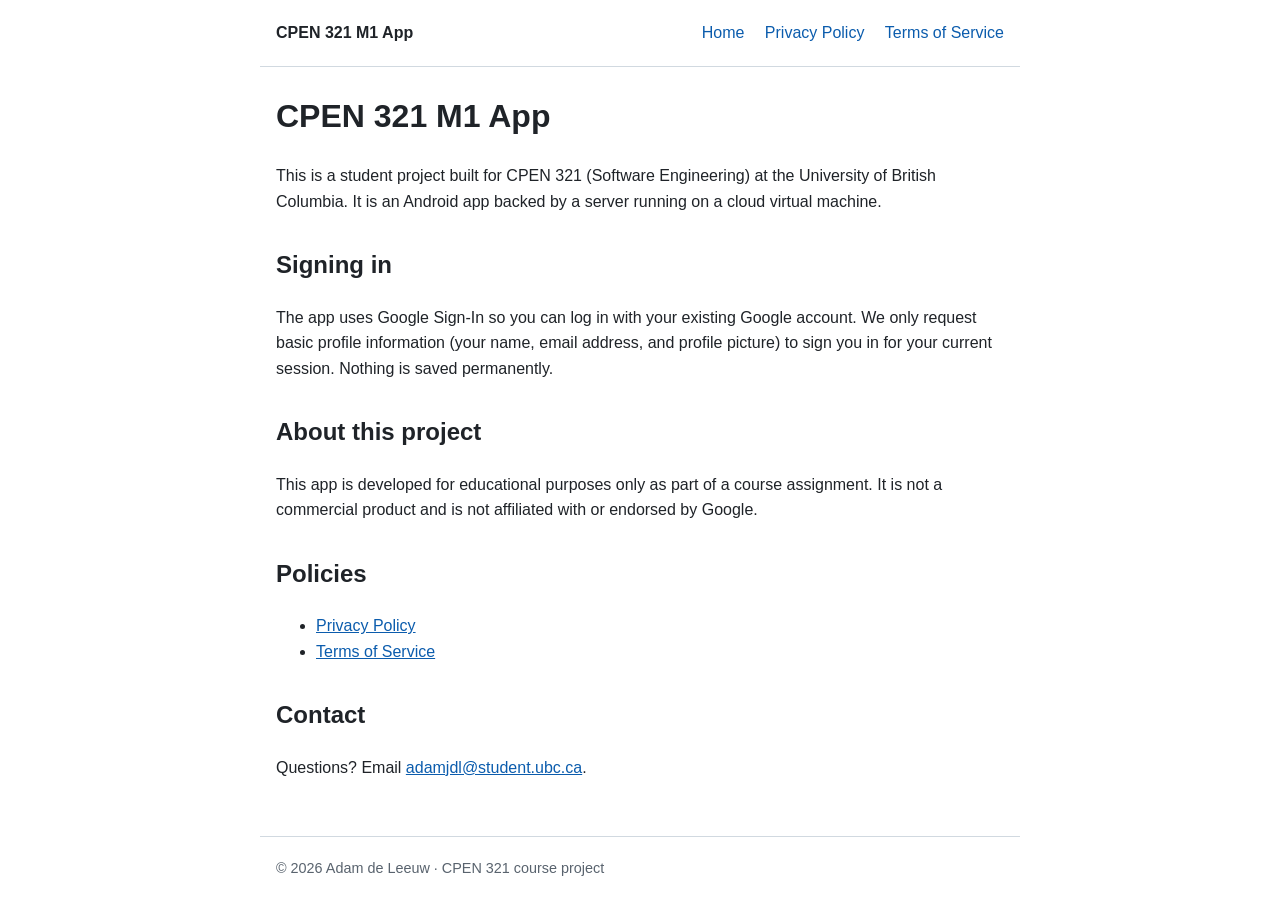
<file: index.html>
<!DOCTYPE html>
<html lang="en">
<head>
  <meta charset="UTF-8">
  <meta name="viewport" content="width=device-width, initial-scale=1.0">
  <title>CPEN 321 M1 App</title>
  <meta name="description" content="Home page for the CPEN 321 M1 course project app.">
  <link rel="stylesheet" href="style.css">
</head>
<body>
  <header>
    <a class="brand" href="index.html">CPEN 321 M1 App</a>
    <nav>
      <a href="index.html">Home</a>
      <a href="privacy.html">Privacy Policy</a>
      <a href="terms.html">Terms of Service</a>
    </nav>
  </header>

  <main>
    <h1>CPEN 321 M1 App</h1>
    <p>
      This is a student project built for CPEN 321 (Software Engineering) at the
      University of British Columbia. It is an Android app backed by a server running
      on a cloud virtual machine.
    </p>

    <h2>Signing in</h2>
    <p>
      The app uses Google Sign-In so you can log in with your existing Google account.
      We only request basic profile information (your name, email address, and profile
      picture) to sign you in for your current session. Nothing is saved permanently.
    </p>

    <h2>About this project</h2>
    <p>
      This app is developed for educational purposes only as part of a course assignment.
      It is not a commercial product and is not affiliated with or endorsed by Google.
    </p>

    <h2>Policies</h2>
    <ul>
      <li><a href="privacy.html">Privacy Policy</a></li>
      <li><a href="terms.html">Terms of Service</a></li>
    </ul>

    <h2>Contact</h2>
    <p>Questions? Email <a href="mailto:adamjdl@student.ubc.ca">adamjdl@student.ubc.ca</a>.</p>
  </main>

  <footer>
    &copy; 2026 Adam de Leeuw &middot; CPEN 321 course project
  </footer>
</body>
</html>
</file>
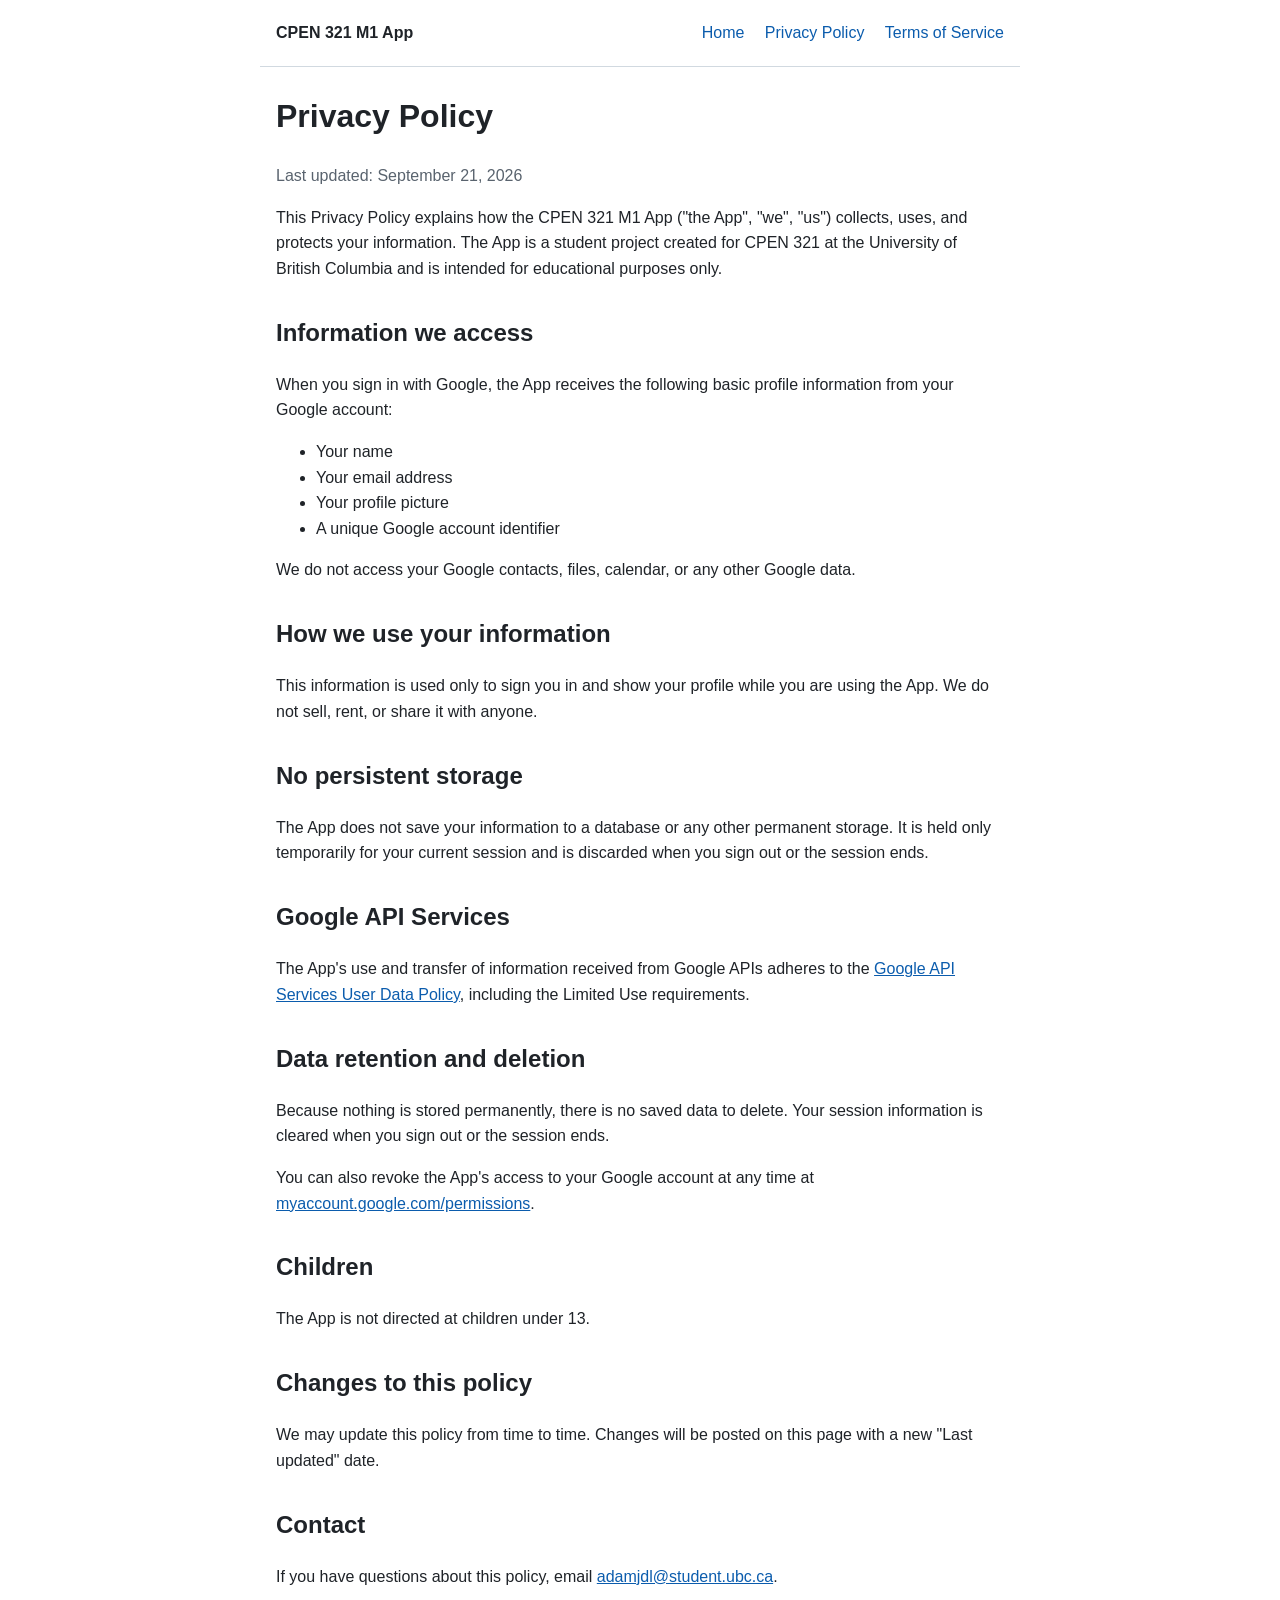
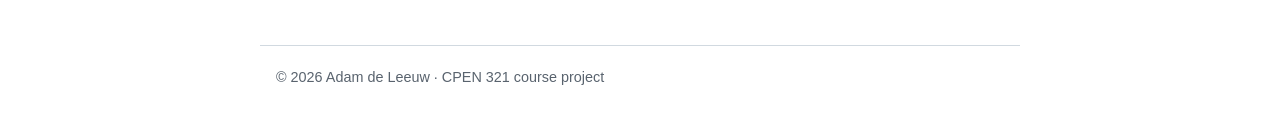
<file: privacy.html>
<!DOCTYPE html>
<html lang="en">
<head>
  <meta charset="UTF-8">
  <meta name="viewport" content="width=device-width, initial-scale=1.0">
  <title>Privacy Policy</title>
  <meta name="description" content="Privacy Policy for the CPEN 321 M1 course project app.">
  <link rel="stylesheet" href="style.css">
</head>
<body>
  <header>
    <a class="brand" href="index.html">CPEN 321 M1 App</a>
    <nav>
      <a href="index.html">Home</a>
      <a href="privacy.html">Privacy Policy</a>
      <a href="terms.html">Terms of Service</a>
    </nav>
  </header>

  <main>
    <h1>Privacy Policy</h1>
    <p class="muted">Last updated: September 21, 2026</p>

    <p>
      This Privacy Policy explains how the CPEN 321 M1 App ("the App", "we", "us")
      collects, uses, and protects your information. The App is a student project
      created for CPEN 321 at the University of British Columbia and is intended for
      educational purposes only.
    </p>

    <h2>Information we access</h2>
    <p>When you sign in with Google, the App receives the following basic profile information from your Google account:</p>
    <ul>
      <li>Your name</li>
      <li>Your email address</li>
      <li>Your profile picture</li>
      <li>A unique Google account identifier</li>
    </ul>
    <p>We do not access your Google contacts, files, calendar, or any other Google data.</p>

    <h2>How we use your information</h2>
    <p>
      This information is used only to sign you in and show your profile while you are
      using the App. We do not sell, rent, or share it with anyone.
    </p>

    <h2>No persistent storage</h2>
    <p>
      The App does not save your information to a database or any other permanent storage.
      It is held only temporarily for your current session and is discarded when you sign
      out or the session ends.
    </p>

    <h2>Google API Services</h2>
    <p>
      The App's use and transfer of information received from Google APIs adheres to the
      <a href="https://developers.google.com/terms/api-services-user-data-policy" target="_blank" rel="noopener">Google API Services User Data Policy</a>,
      including the Limited Use requirements.
    </p>

    <h2>Data retention and deletion</h2>
    <p>
      Because nothing is stored permanently, there is no saved data to delete. Your
      session information is cleared when you sign out or the session ends.
    </p>
    <p>
      You can also revoke the App's access to your Google account at any time at
      <a href="https://myaccount.google.com/permissions" target="_blank" rel="noopener">myaccount.google.com/permissions</a>.
    </p>

    <h2>Children</h2>
    <p>The App is not directed at children under 13.</p>

    <h2>Changes to this policy</h2>
    <p>We may update this policy from time to time. Changes will be posted on this page with a new "Last updated" date.</p>

    <h2>Contact</h2>
    <p>If you have questions about this policy, email <a href="mailto:adamjdl@student.ubc.ca">adamjdl@student.ubc.ca</a>.</p>
  </main>

  <footer>
    &copy; 2026 Adam de Leeuw &middot; CPEN 321 course project
  </footer>
</body>
</html>
</file>
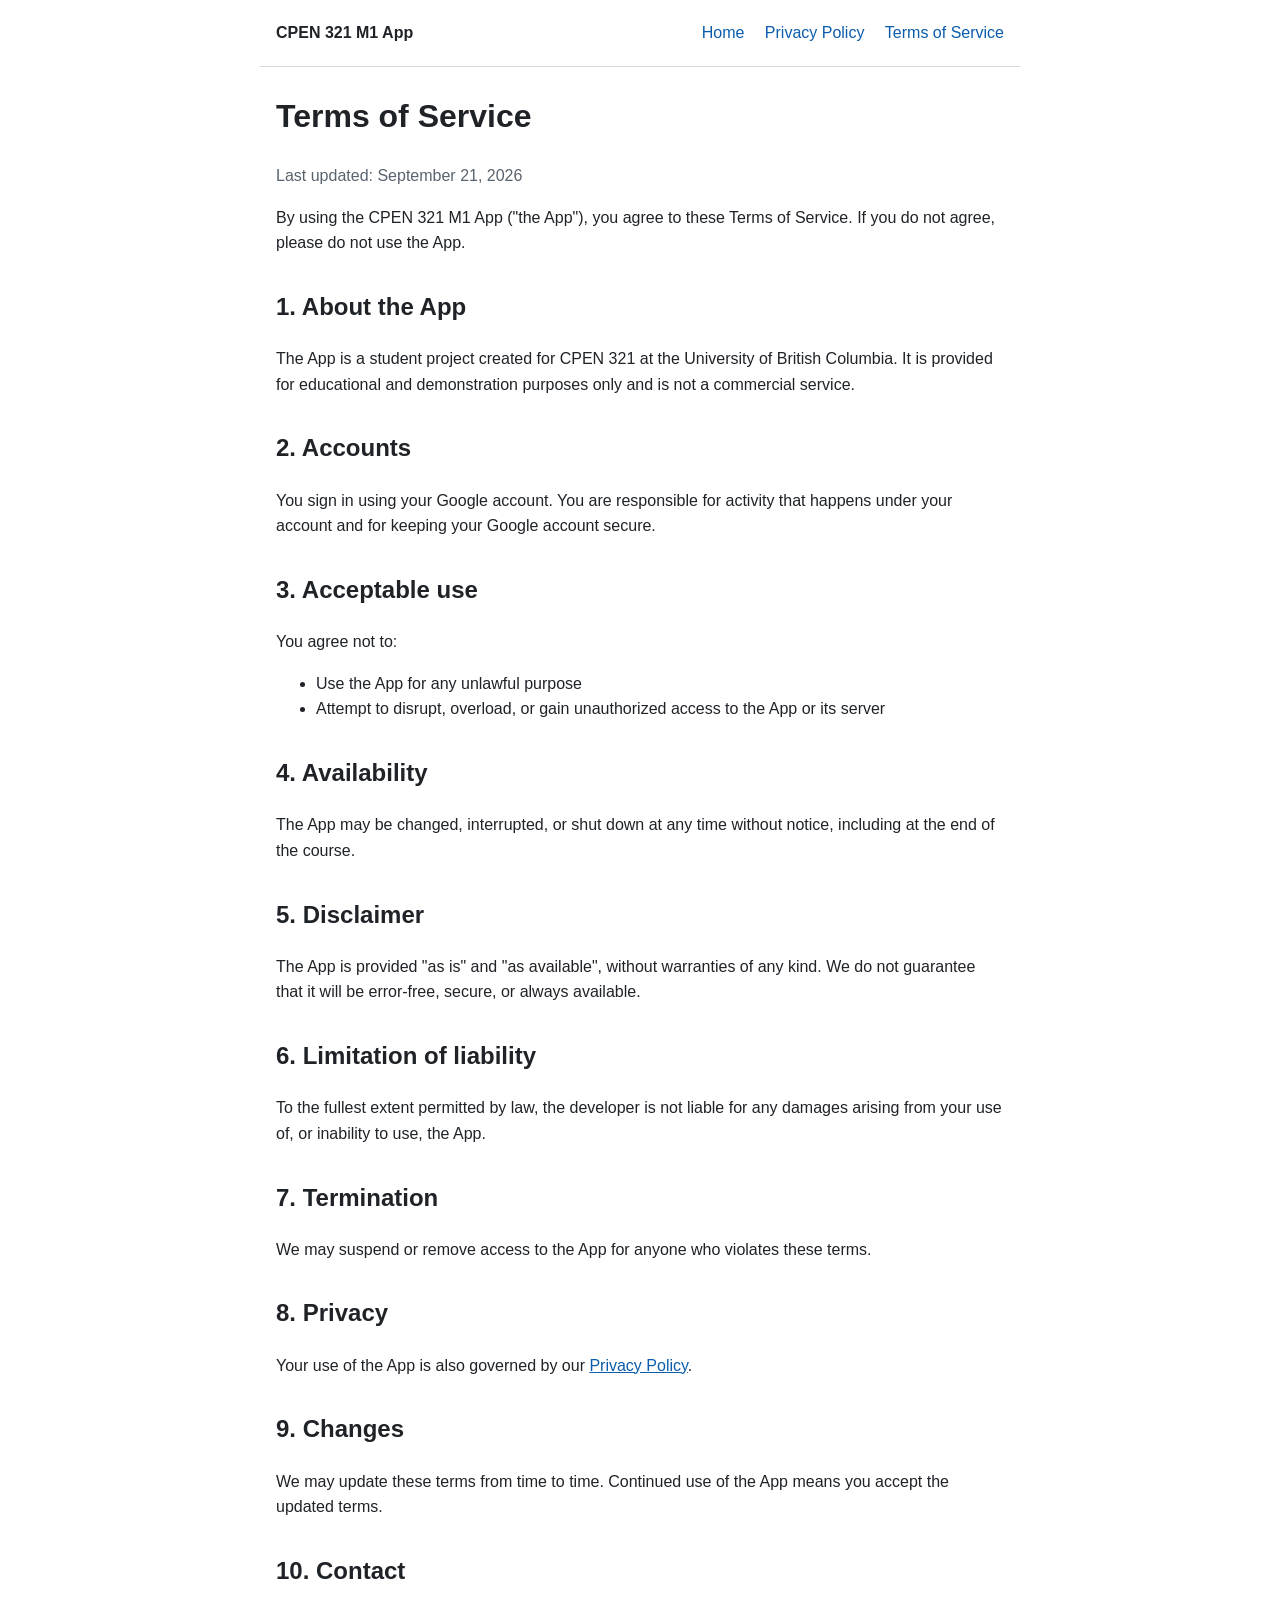
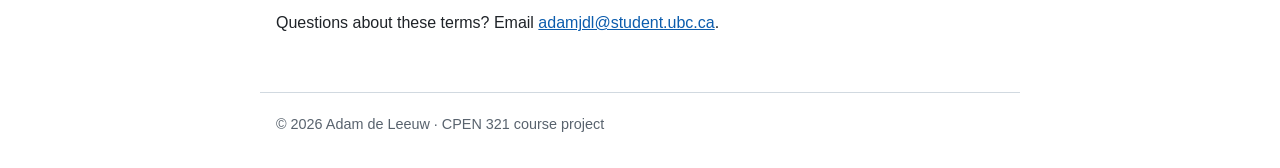
<file: terms.html>
<!DOCTYPE html>
<html lang="en">
<head>
  <meta charset="UTF-8">
  <meta name="viewport" content="width=device-width, initial-scale=1.0">
  <title>Terms of Service</title>
  <meta name="description" content="Terms of Service for the CPEN 321 M1 course project app.">
  <link rel="stylesheet" href="style.css">
</head>
<body>
  <header>
    <a class="brand" href="index.html">CPEN 321 M1 App</a>
    <nav>
      <a href="index.html">Home</a>
      <a href="privacy.html">Privacy Policy</a>
      <a href="terms.html">Terms of Service</a>
    </nav>
  </header>

  <main>
    <h1>Terms of Service</h1>
    <p class="muted">Last updated: September 21, 2026</p>

    <p>
      By using the CPEN 321 M1 App ("the App"), you agree to these Terms of Service.
      If you do not agree, please do not use the App.
    </p>

    <h2>1. About the App</h2>
    <p>
      The App is a student project created for CPEN 321 at the University of British
      Columbia. It is provided for educational and demonstration purposes only and is not
      a commercial service.
    </p>

    <h2>2. Accounts</h2>
    <p>
      You sign in using your Google account. You are responsible for activity that happens
      under your account and for keeping your Google account secure.
    </p>

    <h2>3. Acceptable use</h2>
    <p>You agree not to:</p>
    <ul>
      <li>Use the App for any unlawful purpose</li>
        <li>Attempt to disrupt, overload, or gain unauthorized access to the App or its server</li>
    </ul>

    <h2>4. Availability</h2>
    <p>
      The App may be changed, interrupted, or shut down at any time without notice,
      including at the end of the course.
    </p>

    <h2>5. Disclaimer</h2>
    <p>
      The App is provided "as is" and "as available", without warranties of any kind.
      We do not guarantee that it will be error-free, secure, or always available.
    </p>

    <h2>6. Limitation of liability</h2>
    <p>
      To the fullest extent permitted by law, the developer is not liable for any damages
      arising from your use of, or inability to use, the App.
    </p>

    <h2>7. Termination</h2>
    <p>We may suspend or remove access to the App for anyone who violates these terms.</p>

    <h2>8. Privacy</h2>
    <p>Your use of the App is also governed by our <a href="privacy.html">Privacy Policy</a>.</p>

    <h2>9. Changes</h2>
    <p>We may update these terms from time to time. Continued use of the App means you accept the updated terms.</p>

    <h2>10. Contact</h2>
    <p>Questions about these terms? Email <a href="mailto:adamjdl@student.ubc.ca">adamjdl@student.ubc.ca</a>.</p>
  </main>

  <footer>
    &copy; 2026 Adam de Leeuw &middot; CPEN 321 course project
  </footer>
</body>
</html>
</file>
<file: style.css>
:root {
  --bg: #ffffff;
  --text: #1f2328;
  --muted: #59636e;
  --accent: #0b5cad;
  --border: #d1d9e0;
}

@media (prefers-color-scheme: dark) {
  :root {
    --bg: #0d1117;
    --text: #e6edf3;
    --muted: #9198a1;
    --accent: #4493f8;
    --border: #30363d;
  }
}

* { box-sizing: border-box; }

body {
  margin: 0;
  background: var(--bg);
  color: var(--text);
  font-family: -apple-system, BlinkMacSystemFont, "Segoe UI", Roboto, Helvetica, Arial, sans-serif;
  line-height: 1.6;
}

header, main, footer {
  max-width: 760px;
  margin: 0 auto;
  padding: 0 16px;
}

header {
  display: flex;
  flex-wrap: wrap;
  align-items: center;
  justify-content: space-between;
  gap: 8px;
  padding-top: 20px;
  padding-bottom: 20px;
  border-bottom: 1px solid var(--border);
}

header .brand {
  font-weight: 700;
  color: var(--text);
  text-decoration: none;
}

nav a {
  margin-left: 16px;
  color: var(--accent);
  text-decoration: none;
}

nav a:first-child { margin-left: 0; }
nav a:hover { text-decoration: underline; }

main { padding-top: 24px; padding-bottom: 40px; }

h1 { margin-top: 0; }
h2 { margin-top: 32px; }

a { color: var(--accent); }

.muted { color: var(--muted); }

footer {
  padding-top: 20px;
  padding-bottom: 32px;
  border-top: 1px solid var(--border);
  color: var(--muted);
  font-size: 0.9em;
}
</file>
